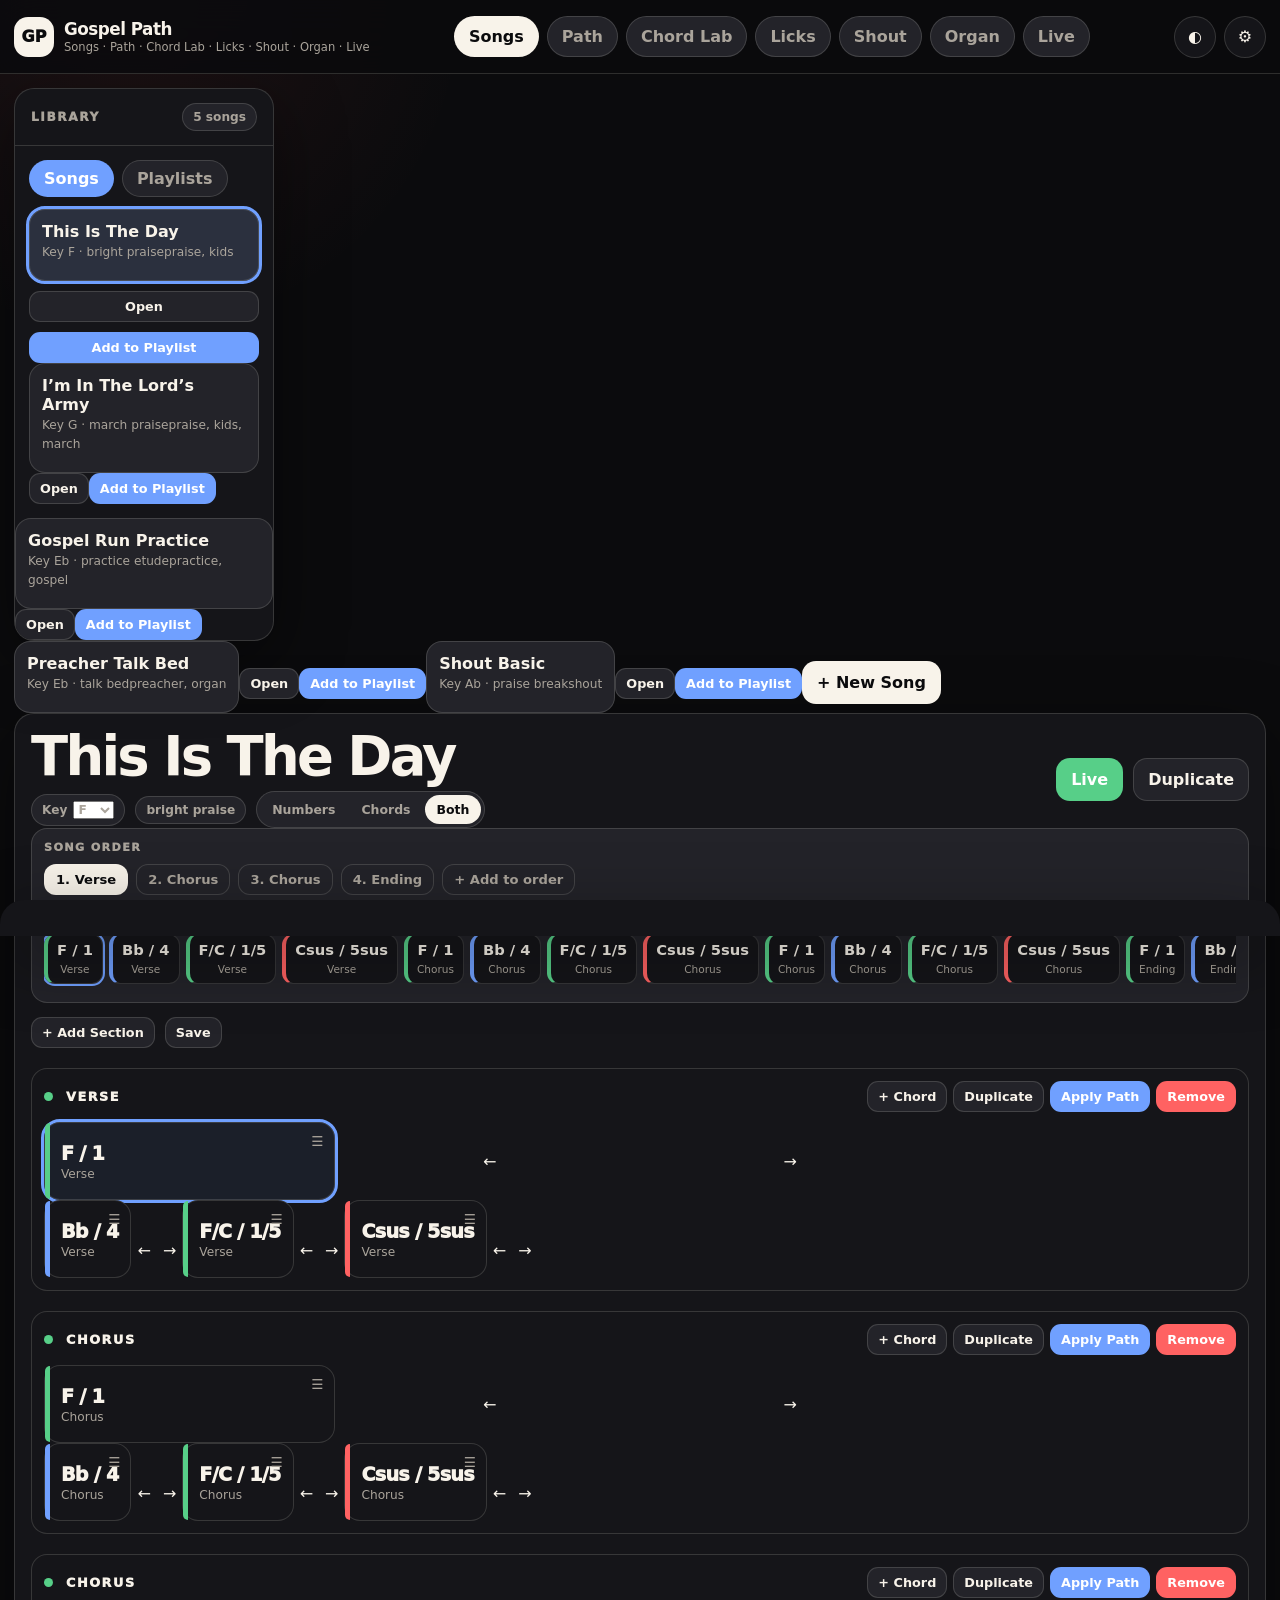
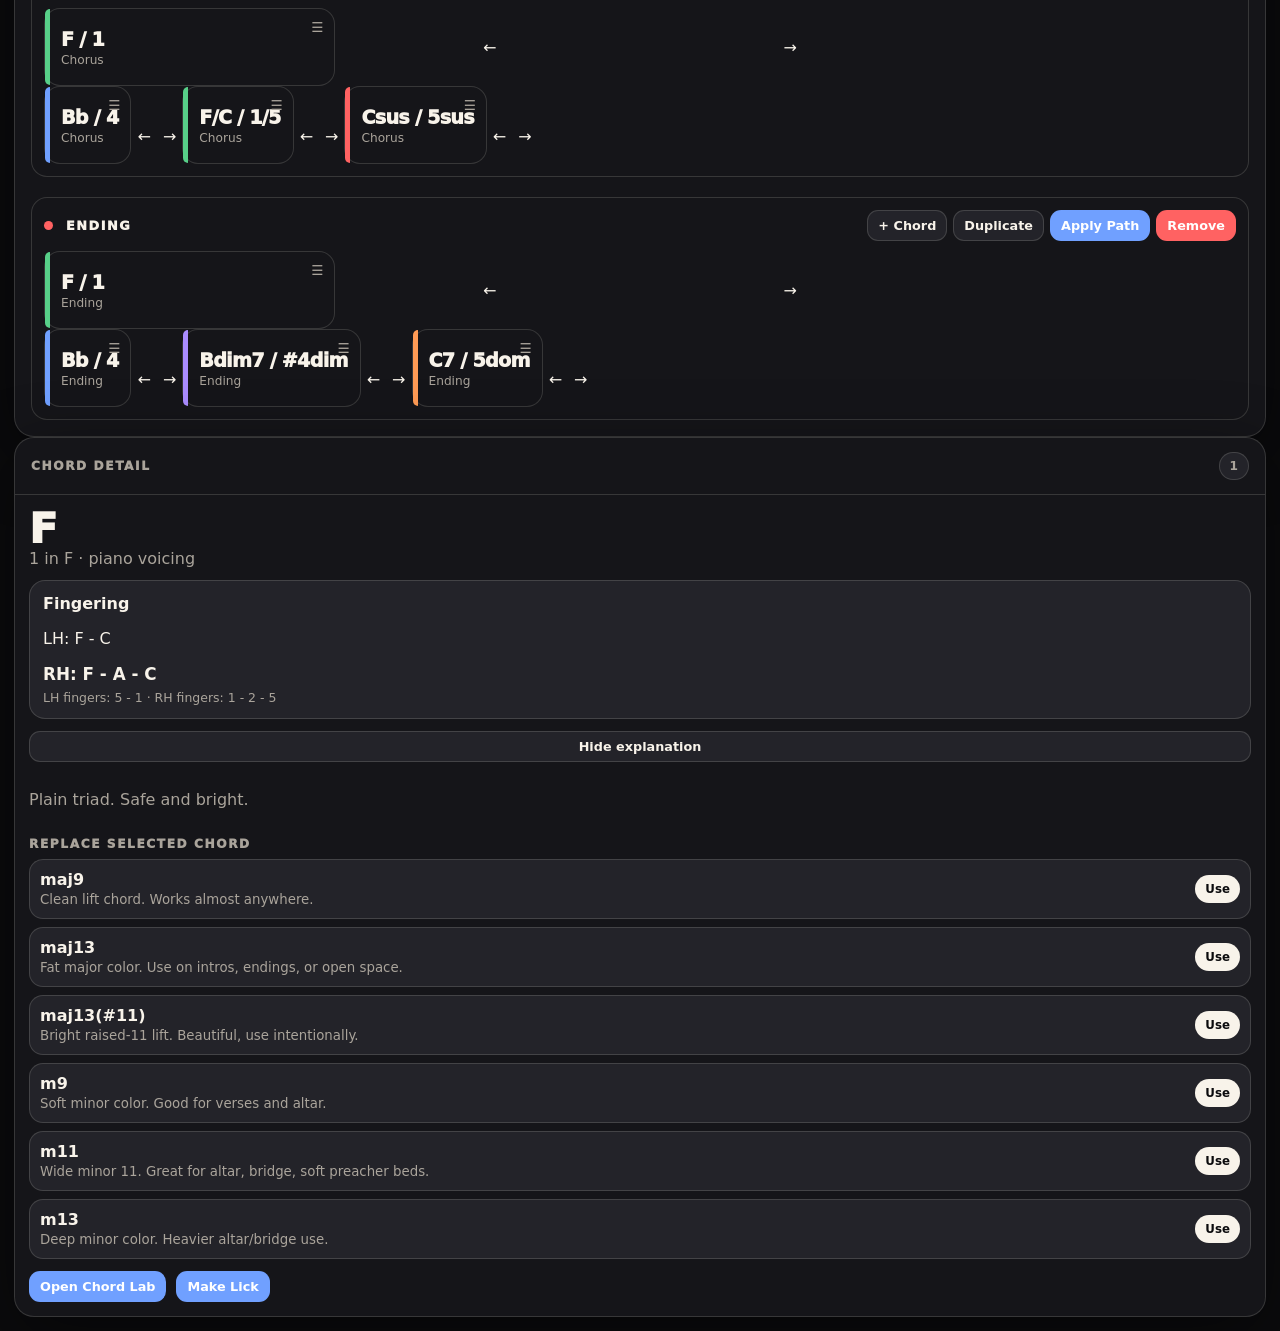
<file: index.html>
<!doctype html>
<html lang="en" data-theme="dark">
<head>
  <meta charset="utf-8" />
  <meta name="viewport" content="width=device-width, initial-scale=1, viewport-fit=cover" />
  <meta name="theme-color" content="#0b0b0d" />
  <meta name="apple-mobile-web-app-capable" content="yes" />
  <meta name="apple-mobile-web-app-status-bar-style" content="black-translucent" />
  <meta name="apple-mobile-web-app-title" content="Gospel Path" />
  <title>Gospel Path</title>
  <link rel="manifest" href="manifest.webmanifest" />
  <link rel="icon" href="icons/icon-192.png" />
  <link rel="apple-touch-icon" href="icons/icon-192.png" />
  <link rel="stylesheet" href="styles.css" />
</head>
<body>
<div class="app" id="app">
  <header class="topbar">
    <div class="brand">
      <div class="logo">GP</div>
      <div><h1 class="brand-title">Gospel Path</h1><p class="brand-sub">Songs · Path · Chord Lab · Licks · Shout · Organ · Live</p></div>
    </div>
    <nav class="tabs top-tabs" id="topTabs"></nav>
    <div class="top-actions">
      <button class="icon-btn" onclick="toggleTheme()" aria-label="Toggle theme">◐</button>
      <button class="icon-btn desktop-only" onclick="openSettings()" aria-label="Settings">⚙</button>
    </div>
  </header>

  <main class="page" id="page"></main>

  <nav class="bottom-nav" id="bottomNav"></nav>

  <section class="peek" id="peek" aria-label="Chord fingering peek"></section>

  <div class="sheet-backdrop" id="sheetBackdrop" onclick="closeSheet()"></div>
  <section class="sheet" id="sheet"></section>

  <div class="toast" id="toast"></div>
</div>
<script src="music-engine.js"></script>
<script src="app.js"></script>
<script>
  if ('serviceWorker' in navigator) {
    window.addEventListener('load', () => navigator.serviceWorker.register('./sw.js').catch(() => {}));
  }
</script>
</body>
</html>
</file>
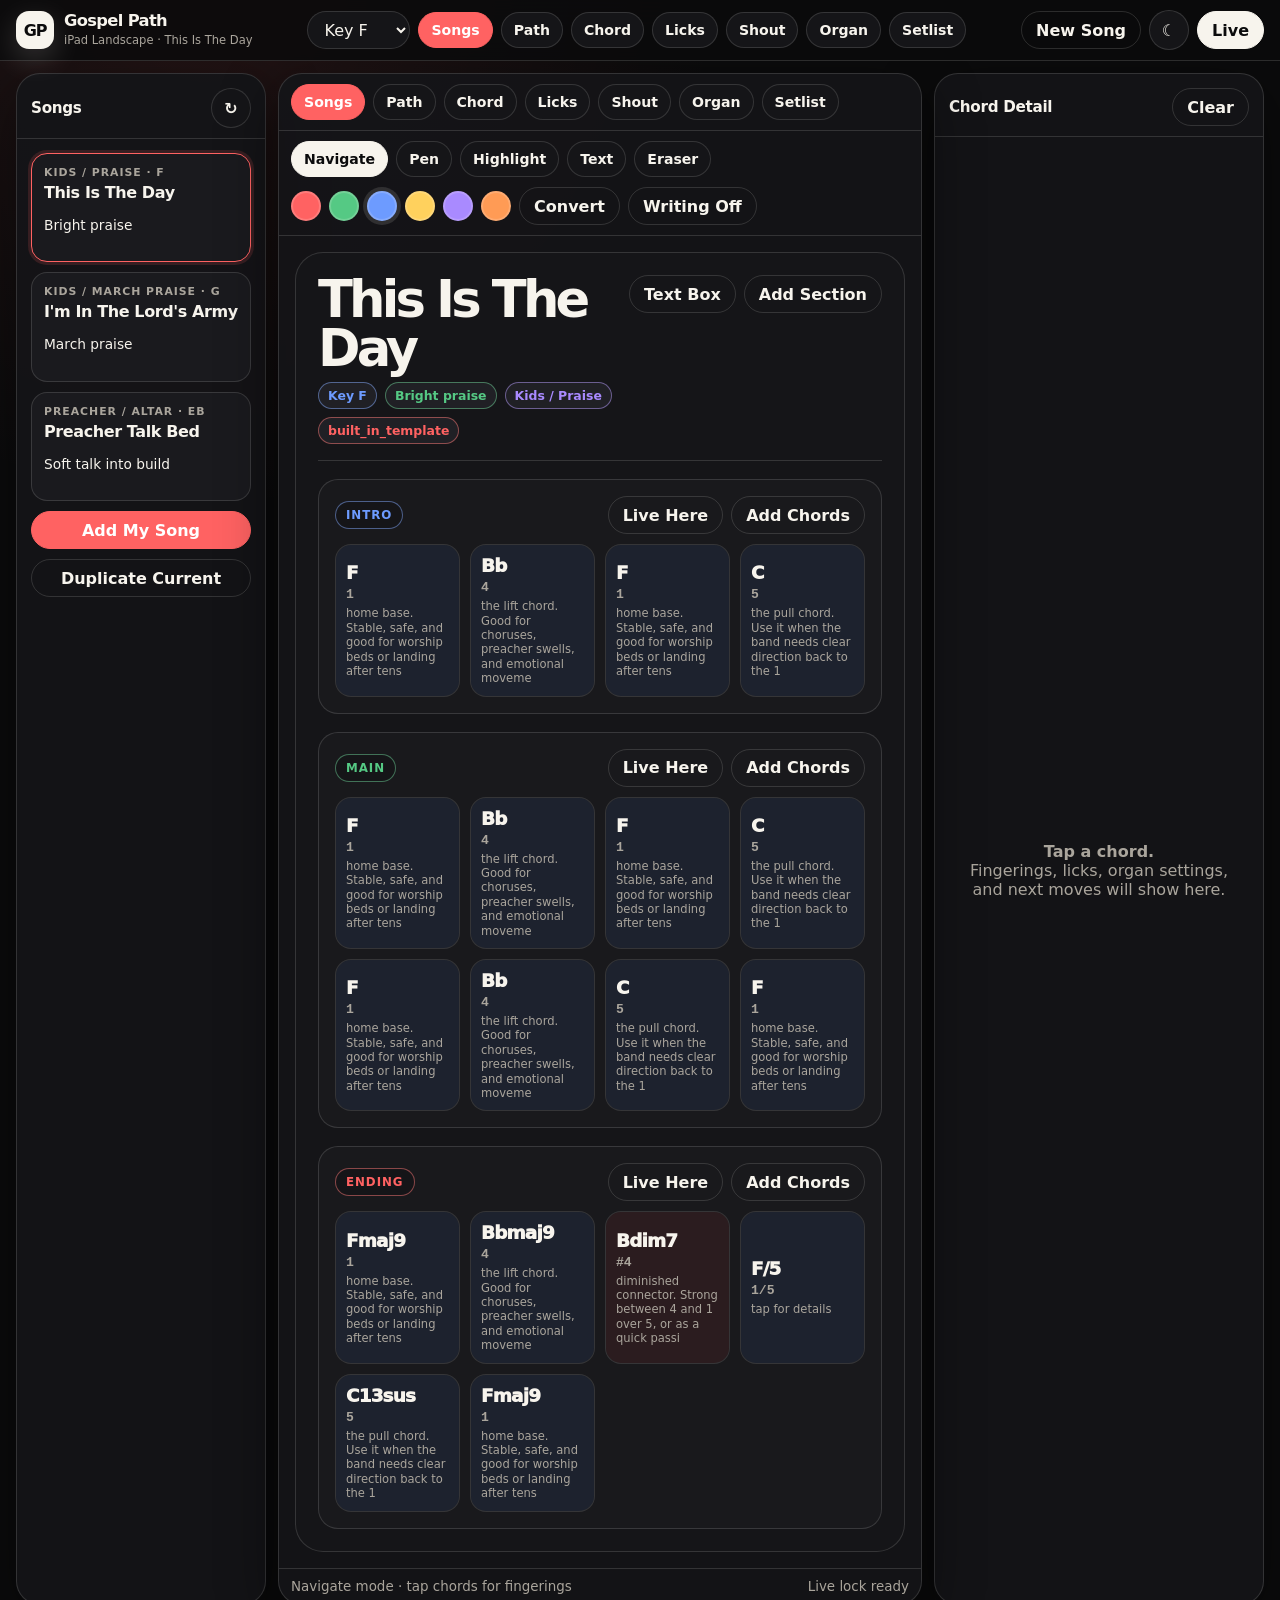
<file: gospel-path-v1/index.html>
<!doctype html>
<html lang="en">
  <head>
    <meta charset="UTF-8" />
    <meta name="viewport" content="width=device-width, initial-scale=1, viewport-fit=cover" />
    <meta name="theme-color" content="#0b0b0c" />
    <meta name="apple-mobile-web-app-capable" content="yes" />
    <meta name="apple-mobile-web-app-status-bar-style" content="black-translucent" />
    <meta name="apple-mobile-web-app-title" content="Gospel Path" />
    <title>Gospel Path V1</title>
    <link rel="manifest" href="./manifest.webmanifest" />
    <link rel="icon" href="./icon.svg" type="image/svg+xml" />
    <link rel="apple-touch-icon" href="./icon-maskable.svg" />
    <link rel="stylesheet" href="./styles.css" />
  </head>
  <body>
    <div id="app" class="app-shell"></div>
    <script src="./music-engine.js"></script>
    <script src="./app.js" defer></script>
  </body>
</html>
</file>
<file: styles.css>
:root{
  --bg:#f7f4ee; --paper:#fffdf8; --paper2:#ebe7de; --paper3:#dfd8cc; --ink:#111113; --muted:#6f6a62; --line:rgba(17,17,19,.14);
  --red:#d83a3a; --green:#28844e; --blue:#2f6fde; --yellow:#c79524; --purple:#7b50d8; --orange:#d36d27;
  --nav-h:76px; --top-h:74px; --safe-top:env(safe-area-inset-top,0px); --safe-bottom:env(safe-area-inset-bottom,0px);
  --radius:20px; --shadow:0 20px 70px rgba(0,0,0,.13);
  font-family:ui-sans-serif, system-ui, -apple-system, BlinkMacSystemFont, "Segoe UI", sans-serif;
}
html[data-theme="dark"]{
  --bg:#0b0b0d; --paper:#151519; --paper2:#232329; --paper3:#2f2f36; --ink:#f8f3ea; --muted:#aaa49b; --line:rgba(248,243,234,.15);
  --red:#ff6262; --green:#57cf88; --blue:#70a0ff; --yellow:#ffd15d; --purple:#aa8cff; --orange:#ff9b55;
  --shadow:0 20px 70px rgba(0,0,0,.46);
}
*{box-sizing:border-box}
html,body{margin:0;min-height:100%;background:var(--bg);color:var(--ink);-webkit-font-smoothing:antialiased;}
button,input,select,textarea{font:inherit;color:inherit}
button{border:0;background:none;cursor:pointer}
.app{min-height:100vh;background:radial-gradient(circle at 10% 0%, color-mix(in srgb, var(--red) 8%, transparent), transparent 340px), var(--bg);padding-bottom:var(--safe-bottom);}
.topbar{position:sticky;top:0;z-index:50;min-height:calc(var(--top-h) + var(--safe-top));padding:calc(10px + var(--safe-top)) 14px 10px;display:grid;grid-template-columns:auto 1fr auto;gap:12px;align-items:center;border-bottom:1px solid var(--line);background:color-mix(in srgb, var(--bg) 88%, transparent);backdrop-filter:blur(18px)}
.brand{display:flex;align-items:center;gap:10px;min-width:0}
.logo{width:40px;height:40px;border-radius:14px;background:var(--ink);color:var(--bg);display:grid;place-items:center;font-weight:950}
.brand-title{margin:0;font-size:1.05rem;letter-spacing:-.03em}
.brand-sub{margin:1px 0 0;font-size:.72rem;color:var(--muted);white-space:nowrap}
.tabs{display:flex;gap:8px;overflow:auto;justify-content:center;-webkit-overflow-scrolling:touch;scrollbar-width:none}
.tabs::-webkit-scrollbar{display:none}
.tab{padding:10px 14px;border-radius:999px;border:1px solid var(--line);background:var(--paper2);white-space:nowrap;font-weight:750;color:var(--muted)}
.tab.active{background:var(--ink);color:var(--bg);border-color:transparent}
.top-actions{display:flex;gap:8px}
.icon-btn{width:42px;height:42px;border-radius:999px;background:var(--paper);border:1px solid var(--line);display:grid;place-items:center;font-weight:900}
.btn{padding:11px 14px;border-radius:14px;border:1px solid var(--line);background:var(--paper2);font-weight:850;display:inline-flex;align-items:center;gap:8px;justify-content:center}
.btn.primary{background:var(--ink);color:var(--bg);border-color:transparent}
.btn.red{background:var(--red);color:#fff;border-color:transparent}
.btn.blue{background:var(--blue);color:#fff;border-color:transparent}
.btn.green{background:var(--green);color:#fff;border-color:transparent}
.btn.sm{padding:7px 10px;border-radius:11px;font-size:.8rem}
.btn[disabled]{opacity:.35;cursor:default}
.page{padding:14px;max-width:1560px;margin:0 auto}
.panel{background:var(--paper);border:1px solid var(--line);border-radius:var(--radius);box-shadow:var(--shadow);overflow:hidden}
.panel-head{padding:14px 16px;border-bottom:1px solid var(--line);display:flex;justify-content:space-between;gap:10px;align-items:center;flex-wrap:wrap}
.label{margin:0;text-transform:uppercase;font-size:.76rem;letter-spacing:.13em;color:var(--muted);font-weight:950}
.panel-body{padding:14px}
.muted{color:var(--muted)}
.grid{display:grid;gap:14px}
.two-col{display:grid;grid-template-columns:300px minmax(0,1fr);gap:14px}
.three-col{display:grid;grid-template-columns:260px minmax(0,1fr) 340px;gap:14px}
.field{display:grid;gap:6px}
.field label{font-size:.7rem;text-transform:uppercase;letter-spacing:.12em;color:var(--muted);font-weight:950}
.field input,.field select,.field textarea{width:100%;border:1px solid var(--line);border-radius:13px;background:var(--paper2);padding:11px}
.field textarea{min-height:80px;resize:vertical;font-family:inherit}
.row{display:flex;gap:10px;flex-wrap:wrap;align-items:center}
.spread{display:flex;justify-content:space-between;gap:12px;align-items:center;flex-wrap:wrap}
.pill{display:inline-flex;align-items:center;gap:6px;border-radius:999px;background:var(--paper2);border:1px solid var(--line);padding:6px 10px;font-size:.76rem;font-weight:800;color:var(--muted)}
.pill.click{cursor:pointer}
.pill.active{background:var(--ink);color:var(--bg);border-color:transparent}
.dot{width:9px;height:9px;border-radius:999px;background:var(--blue)}
.dot.red{background:var(--red)}.dot.green{background:var(--green)}.dot.yellow{background:var(--yellow)}.dot.purple{background:var(--purple)}.dot.orange{background:var(--orange)}.dot.blue{background:var(--blue)}
.seg{display:inline-flex;border:1px solid var(--line);border-radius:999px;padding:3px;background:var(--paper2);gap:2px}
.seg button{padding:7px 12px;border-radius:999px;font-size:.78rem;font-weight:850;color:var(--muted)}
.seg button.active{background:var(--ink);color:var(--bg)}
.subtabs{display:flex;gap:8px;margin-bottom:12px}
.subtab{padding:8px 14px;border-radius:999px;border:1px solid var(--line);background:var(--paper2);font-weight:850;color:var(--muted)}
.subtab.active{background:var(--blue);color:#fff;border-color:transparent}

/* Order strips */
.order-strip{display:flex;gap:8px;overflow-x:auto;padding:4px 0;-webkit-overflow-scrolling:touch}
.order-strip::-webkit-scrollbar{display:none}
.order-chip{flex:none;border:1px solid var(--line);background:var(--paper2);border-radius:12px;padding:7px 11px;font-weight:850;font-size:.82rem;color:var(--muted);white-space:nowrap}
.order-chip.active{background:var(--ink);color:var(--bg);border-color:transparent}
.chord-order-strip{display:flex;gap:6px;overflow-x:auto;padding:6px 0}
.chord-order-strip::-webkit-scrollbar{display:none}
.co-chip{flex:none;border-radius:11px;border:1px solid var(--line);background:var(--paper);padding:6px 9px;text-align:center;min-width:54px;border-left:4px solid var(--blue)}
.co-chip.green{border-left-color:var(--green)}.co-chip.red{border-left-color:var(--red)}.co-chip.yellow{border-left-color:var(--yellow)}.co-chip.purple{border-left-color:var(--purple)}.co-chip.orange{border-left-color:var(--orange)}
.co-chip.selected{outline:2px solid var(--blue)}
.co-chip b{display:block;font-size:.92rem}
.co-chip small{color:var(--muted);font-size:.66rem}
.song-header-block{border:1px solid var(--line);background:var(--paper2);border-radius:16px;padding:12px;margin-bottom:14px}
.song-header-block h4{margin:0 0 6px;font-size:.7rem;text-transform:uppercase;letter-spacing:.12em;color:var(--muted);font-weight:950}

/* Songs */
.song-list{display:grid;gap:10px}
.song-card{border:1px solid var(--line);border-radius:16px;background:var(--paper2);padding:12px;text-align:left}
.song-card.active{outline:3px solid var(--blue);background:color-mix(in srgb, var(--blue) 10%, var(--paper2))}
.song-card strong{display:block;font-size:1rem}
.song-card span{font-size:.76rem;color:var(--muted)}
.song-card .cardbtns{display:flex;gap:6px;margin-top:8px}
.chart-card{padding:16px}
.chart-title{font-size:clamp(1.9rem,4.6vw,3.4rem);line-height:.98;letter-spacing:-.05em;margin:0}
.section{margin-top:20px;border:1px solid var(--line);border-radius:16px;padding:12px;background:var(--paper)}
.section-head{display:flex;justify-content:space-between;align-items:center;gap:10px;margin-bottom:10px;flex-wrap:wrap}
.section-title{display:flex;gap:8px;align-items:center;margin:0;font-size:.8rem;text-transform:uppercase;letter-spacing:.12em;font-weight:950}
.section-title input{background:none;border:1px solid transparent;border-radius:8px;padding:2px 4px;font-weight:950;text-transform:uppercase;letter-spacing:.12em;font-size:.8rem;color:var(--ink);width:140px}
.section-title input:focus{border-color:var(--line);background:var(--paper2)}
.chord-grid{display:grid;grid-template-columns:repeat(4,minmax(0,1fr));gap:10px}
.chord{position:relative;min-height:78px;border-radius:16px;border:1px solid var(--line);background:var(--paper);padding:12px 12px 12px 16px;text-align:left;touch-action:manipulation}
.chord.selected{outline:3px solid var(--blue);background:color-mix(in srgb, var(--blue) 7%, var(--paper))}
.chord.dragging{opacity:.35}
.chord.over{outline:3px dashed var(--yellow)}
.chord .sym{font-size:1.2rem;font-weight:950;letter-spacing:-.04em}
.chord .num{margin-top:2px;font-size:.76rem;color:var(--muted)}
.chord::before{content:"";position:absolute;inset:0 auto 0 0;width:5px;border-radius:16px 0 0 16px;background:var(--blue)}
.chord.green::before{background:var(--green)}.chord.red::before{background:var(--red)}.chord.yellow::before{background:var(--yellow)}.chord.purple::before{background:var(--purple)}.chord.orange::before{background:var(--orange)}
.chord .handle{position:absolute;right:6px;top:6px;color:var(--muted);font-size:.85rem;cursor:grab;padding:4px}
.chord .movebtns{position:absolute;right:4px;bottom:4px;display:flex;gap:2px}
.chord .movebtns button{font-size:.65rem;padding:3px 5px;border-radius:6px;background:var(--paper2);color:var(--muted)}
.note-card{border:2px solid var(--yellow);background:color-mix(in srgb, var(--yellow) 14%, var(--paper));border-radius:16px;padding:11px;max-width:520px;margin-top:14px;font-weight:800;font-size:.86rem}
.hideable.is-hidden{display:none!important}
.section-toolbar{display:flex;gap:6px;flex-wrap:wrap}

/* Inspector / Peek shared */
.inspector{display:grid;gap:12px}
.big-chord{font-size:2.6rem;line-height:.95;font-weight:950;letter-spacing:-.06em}
.voicing{border:1px solid var(--line);border-radius:16px;background:var(--paper2);padding:13px}
.voicing strong{font-size:1.05rem;display:block;margin-top:4px}
.voicing .fg{margin-top:6px;font-size:.78rem;color:var(--muted)}
.option-list{display:grid;gap:8px}
.option{display:grid;grid-template-columns:1fr auto;gap:10px;align-items:center;border:1px solid var(--line);background:var(--paper2);border-radius:14px;padding:10px;text-align:left}
.option b{display:block}
.option small{color:var(--muted)}
.use{background:var(--ink);color:var(--bg);border-radius:999px;padding:7px 10px;font-size:.74rem;font-weight:900}

/* Page specific */
.builder-grid{display:grid;grid-template-columns:repeat(6,minmax(0,1fr));gap:10px}
.result-list{display:grid;gap:12px}
.route-card{border:1px solid var(--line);background:var(--paper);border-radius:18px;padding:13px}
.chord-line{display:flex;gap:8px;flex-wrap:wrap;margin:10px 0}
.token{border-radius:999px;background:var(--paper2);border:1px solid var(--line);padding:8px 10px;font-weight:900;font-size:.86rem}
.token.red{border-color:color-mix(in srgb, var(--red) 55%, var(--line));color:var(--red)}
.token.blue{border-color:color-mix(in srgb, var(--blue) 55%, var(--line));color:var(--blue)}
.token.green{border-color:color-mix(in srgb, var(--green) 55%, var(--line));color:var(--green)}
.token.purple{border-color:color-mix(in srgb, var(--purple) 55%, var(--line));color:var(--purple)}
.token.orange{border-color:color-mix(in srgb, var(--orange) 55%, var(--line));color:var(--orange)}
.route-actions{display:flex;gap:6px;flex-wrap:wrap;margin-top:8px}
.fat-palette{display:grid;grid-template-columns:repeat(4,minmax(0,1fr));gap:10px}
.fat{border:1px solid var(--line);background:var(--paper2);border-radius:16px;padding:13px;text-align:left;min-height:78px}
.fat b{font-size:1.1rem;display:block}
.fat small{color:var(--muted)}
.degree-row{display:flex;gap:8px;flex-wrap:wrap}
.degree-btn{border:1px solid var(--line);background:var(--paper2);border-radius:12px;padding:9px 13px;font-weight:900}
.degree-btn.active{background:var(--purple);color:#fff;border-color:transparent}
.lick-notes{font-size:1.15rem;font-weight:950;letter-spacing:.02em;line-height:1.5;width:100%;border:1px solid var(--line);background:var(--paper2);border-radius:12px;padding:10px}
.preset-grid{display:grid;grid-template-columns:repeat(3,minmax(0,1fr));gap:12px}
.preset{border:1px solid var(--line);border-radius:18px;background:var(--paper);padding:13px}
.shout-grid{display:grid;grid-template-columns:repeat(2,minmax(0,1fr));gap:12px}
.drawbars-h{display:flex;flex-direction:column;gap:6px;border:1px solid var(--line);border-radius:14px;background:var(--paper2);padding:10px}
.drawbars-h .bar{display:grid;grid-template-columns:50px 1fr 30px;align-items:center;gap:8px;font-size:.74rem}
.drawbars-v{display:none}
.live-page{min-height:calc(100vh - var(--top-h) - 40px);display:grid;place-items:center}
.live-card{width:min(960px,100%);border-radius:28px;background:var(--paper);border:1px solid var(--line);box-shadow:var(--shadow);padding:clamp(16px,4vw,38px)}
.live-title{font-size:clamp(2rem,6vw,4.6rem);letter-spacing:-.07em;line-height:.9;margin:0}
.live-section{font-size:.95rem;letter-spacing:.16em;text-transform:uppercase;color:var(--muted);font-weight:950;margin:20px 0 10px}
.live-grid{display:grid;grid-template-columns:repeat(4,1fr);gap:12px}
.live-chord{border-radius:20px;border:1px solid var(--line);background:var(--paper2);padding:18px;text-align:center;border-top:5px solid var(--blue)}
.live-chord.green{border-top-color:var(--green)}.live-chord.red{border-top-color:var(--red)}.live-chord.yellow{border-top-color:var(--yellow)}.live-chord.purple{border-top-color:var(--purple)}.live-chord.orange{border-top-color:var(--orange)}
.live-chord b{font-size:clamp(1.4rem,4.4vw,2.8rem);display:block;letter-spacing:-.05em}
.live-chord span{color:var(--muted)}
.live-controls{display:grid;grid-template-columns:repeat(4,1fr);gap:8px;margin-top:20px}
.playlist-list{display:grid;gap:10px}
.playlist-card{border:1px solid var(--line);border-radius:16px;background:var(--paper2);padding:12px}
.playlist-item{display:flex;justify-content:space-between;align-items:center;gap:8px;border:1px solid var(--line);background:var(--paper);border-radius:12px;padding:9px 11px;margin-top:7px}
.playlist-item .pl-btns{display:flex;gap:4px}
.playlist-item .pl-btns button{font-size:.7rem;padding:5px 8px;border-radius:8px;background:var(--paper2)}
.settings-sheet-body{display:grid;gap:12px}

/* Mobile */
.bottom-nav{display:none}
.peek{display:none}
.toast{position:fixed;z-index:100;left:50%;bottom:calc(90px + var(--safe-bottom));transform:translateX(-50%);background:var(--ink);color:var(--bg);border-radius:999px;padding:10px 14px;font-weight:850;box-shadow:var(--shadow);opacity:0;pointer-events:none;transition:.2s;max-width:88vw;text-align:center}
.toast.show{opacity:1;transform:translateX(-50%) translateY(-4px)}
.sheet-backdrop{position:fixed;inset:0;background:rgba(0,0,0,.5);z-index:80;display:none}
.sheet-backdrop.show{display:block}
.sheet{position:fixed;left:0;right:0;bottom:0;z-index:81;background:var(--paper);border-radius:24px 24px 0 0;padding:16px 16px calc(20px + var(--safe-bottom));max-height:80vh;overflow:auto;transform:translateY(100%);transition:.22s;box-shadow:var(--shadow)}
.sheet.show{transform:translateY(0)}
@media (max-width:980px){.three-col{grid-template-columns:minmax(0,1fr)}.desktop-inspector{display:none}.two-col{grid-template-columns:1fr}.builder-grid{grid-template-columns:repeat(3,minmax(0,1fr))}.fat-palette{grid-template-columns:repeat(2,minmax(0,1fr))}.preset-grid{grid-template-columns:repeat(2,minmax(0,1fr))}}
@media (min-width:761px){.drawbars-h{display:none}.drawbars-v{display:flex;align-items:end;height:130px;gap:6px;border:1px solid var(--line);border-radius:16px;background:var(--paper2);padding:12px}.drawbars-v i{flex:1;border-radius:999px 999px 4px 4px;background:var(--ink);min-height:6%}}
@media (max-width:760px){
  :root{--top-h:64px;--nav-h:74px}
  .topbar{grid-template-columns:1fr auto}
  .tabs.top-tabs{display:none}
  .brand-sub{display:none}
  .page{padding:10px 10px calc(var(--nav-h) + 22px + var(--safe-bottom))}
  .panel{border-radius:18px}
  .panel-body{padding:12px}
  .chart-card{padding:12px}
  .chart-title{font-size:1.7rem}
  .chord-grid{grid-template-columns:repeat(2,minmax(0,1fr));gap:9px}
  .chord{min-height:72px;padding:10px 10px 10px 14px}
  .chord .sym{font-size:1.05rem}
  .builder-grid{grid-template-columns:1fr 1fr}
  .builder-grid .span{grid-column:1/-1}
  .fat-palette{grid-template-columns:1fr 1fr}
  .shout-grid,.preset-grid{grid-template-columns:1fr}
  .live-grid{grid-template-columns:repeat(2,1fr)}
  .live-controls{grid-template-columns:1fr 1fr}
  .bottom-nav{display:grid;grid-template-columns:repeat(6,1fr);position:fixed;left:0;right:0;bottom:0;z-index:65;padding:8px 6px calc(8px + var(--safe-bottom));border-top:1px solid var(--line);background:color-mix(in srgb, var(--bg) 92%, transparent);backdrop-filter:blur(18px)}
  .bottom-nav button{padding:9px 2px;border-radius:14px;color:var(--muted);font-weight:850;font-size:.74rem}
  .bottom-nav button.active{background:var(--ink);color:var(--bg)}
  .peek{display:block;position:fixed;left:10px;right:10px;bottom:calc(var(--nav-h) + 10px + var(--safe-bottom));z-index:62;background:var(--paper);border:1px solid var(--line);border-radius:20px;box-shadow:var(--shadow);padding:12px;transform:translateY(130%);transition:.22s}
  .peek.show{transform:translateY(0)}
  .peek-head{display:flex;justify-content:space-between;gap:10px}
  .peek-title{font-size:1.4rem;font-weight:950;letter-spacing:-.05em}
  .peek-close{width:34px;height:34px;border-radius:999px;background:var(--paper2);border:1px solid var(--line);font-size:1.1rem}
  .peek .voicing{padding:10px;margin-top:8px}
  .peek p{margin:8px 0 0;color:var(--muted);line-height:1.3}
  .desktop-only{display:none!important}
}


/* V3.1 hardening */
html,body{overscroll-behavior:none}
.chord,.song-card,.route-card,.fat,.option,.live-chord{user-select:none;-webkit-user-select:none}
.chord .handle{touch-action:none}
.route-safe{border-left:5px solid var(--green)}
.route-churchy{border-left:5px solid var(--blue)}
.route-crunchy,.route-shed{border-left:5px solid var(--red)}
.apply-grid{display:grid;gap:8px}
.picker-row{display:grid;grid-template-columns:1fr 1fr;gap:8px;margin:10px 0}
@media (min-width:981px){.three-col{align-items:start}.desktop-inspector{position:sticky;top:calc(var(--top-h) + 16px)}}
@media (max-width:760px){.peek{max-height:38vh;overflow:auto}.sheet{padding-bottom:calc(var(--nav-h) + var(--safe-bottom) + 18px)}.picker-row{grid-template-columns:1fr}.live-card{padding:16px}.live-controls{grid-template-columns:1fr 1fr}.route-card{padding:12px}.panel-head{padding:12px}.song-header-block{padding:10px}.field input,.field select,.field textarea{font-size:16px}}
</file>
<file: gospel-path-v1/styles.css>
:root {
  --font-sans: Inter, ui-sans-serif, system-ui, -apple-system, BlinkMacSystemFont, "Segoe UI", sans-serif;
  --font-mono: "SFMono-Regular", Consolas, "Liberation Mono", Menlo, monospace;
  --bg: #f7f4ed;
  --bg-elevated: #ffffff;
  --bg-soft: #ebe7dc;
  --ink: #111113;
  --ink-soft: #424244;
  --ink-muted: #737373;
  --line: rgba(17, 17, 19, 0.14);
  --line-strong: rgba(17, 17, 19, 0.26);
  --shadow: 0 18px 60px rgba(0, 0, 0, 0.12);
  --red: #d93636;
  --green: #25824a;
  --blue: #2767d7;
  --yellow: #d19b19;
  --purple: #7b4ad8;
  --orange: #d66b22;
  --accent: var(--red);
  --radius-sm: 10px;
  --radius: 16px;
  --radius-lg: 24px;
  --safe-top: env(safe-area-inset-top, 0px);
  --safe-bottom: env(safe-area-inset-bottom, 0px);
}

[data-theme="dark"] {
  --bg: #0b0b0c;
  --bg-elevated: #151518;
  --bg-soft: #202025;
  --ink: #f7f4ed;
  --ink-soft: #d8d4c9;
  --ink-muted: #aaa59c;
  --line: rgba(247, 244, 237, 0.14);
  --line-strong: rgba(247, 244, 237, 0.26);
  --shadow: 0 18px 60px rgba(0, 0, 0, 0.46);
  --red: #ff6262;
  --green: #55c984;
  --blue: #6d9bff;
  --yellow: #ffd15d;
  --purple: #a98aff;
  --orange: #ff9b55;
}

* {
  box-sizing: border-box;
}

html,
body {
  min-height: 100%;
  margin: 0;
  background: var(--bg);
  color: var(--ink);
  font-family: var(--font-sans);
  -webkit-font-smoothing: antialiased;
  text-rendering: optimizeLegibility;
}

button,
input,
select,
textarea {
  font: inherit;
}

button {
  color: inherit;
}

.app-shell {
  min-height: 100dvh;
  background:
    radial-gradient(circle at 16% 0%, color-mix(in srgb, var(--accent) 10%, transparent), transparent 32rem),
    var(--bg);
}

.app {
  min-height: 100dvh;
  display: grid;
  grid-template-rows: auto 1fr;
}

.topbar {
  position: sticky;
  top: 0;
  z-index: 30;
  padding: calc(10px + var(--safe-top)) 16px 10px;
  display: grid;
  grid-template-columns: auto 1fr auto;
  gap: 12px;
  align-items: center;
  background: color-mix(in srgb, var(--bg) 86%, transparent);
  backdrop-filter: blur(20px);
  border-bottom: 1px solid var(--line);
}

.brand {
  display: flex;
  align-items: center;
  gap: 10px;
  min-width: 0;
}

.logo-mark {
  width: 38px;
  height: 38px;
  border-radius: 13px;
  display: grid;
  place-items: center;
  background: var(--ink);
  color: var(--bg);
  font-weight: 900;
  letter-spacing: -0.08em;
  box-shadow: 0 10px 30px color-mix(in srgb, var(--ink) 18%, transparent);
}

.brand-title {
  font-weight: 850;
  letter-spacing: -0.04em;
  line-height: 1;
  font-size: 1.02rem;
}

.brand-subtitle {
  color: var(--ink-muted);
  font-size: 0.72rem;
  margin-top: 4px;
  white-space: nowrap;
}

.topbar-center {
  display: flex;
  align-items: center;
  gap: 8px;
  justify-content: center;
  min-width: 0;
}

.topbar-actions {
  display: flex;
  align-items: center;
  gap: 8px;
  justify-content: flex-end;
}

.control,
.select-control,
.input-control,
textarea.input-control {
  border: 1px solid var(--line);
  background: var(--bg-elevated);
  color: var(--ink);
  border-radius: 999px;
  min-height: 38px;
  padding: 0 12px;
  outline: none;
}

.input-control,
textarea.input-control {
  border-radius: var(--radius-sm);
  width: 100%;
}

textarea.input-control {
  padding: 12px;
  resize: vertical;
  min-height: 88px;
}

.select-control:focus,
.input-control:focus,
textarea.input-control:focus {
  border-color: color-mix(in srgb, var(--accent) 74%, var(--line));
  box-shadow: 0 0 0 4px color-mix(in srgb, var(--accent) 14%, transparent);
}

.btn,
.icon-btn,
.chip,
.tab-btn,
.tool-btn,
.chord-pill,
.color-dot {
  border: 1px solid var(--line);
  background: var(--bg-elevated);
  color: var(--ink);
  cursor: pointer;
  transition: transform 120ms ease, border-color 120ms ease, background 120ms ease;
  -webkit-tap-highlight-color: transparent;
}

.btn:active,
.icon-btn:active,
.chip:active,
.tab-btn:active,
.tool-btn:active,
.chord-pill:active,
.color-dot:active {
  transform: scale(0.98);
}

.btn {
  border-radius: 999px;
  min-height: 38px;
  padding: 0 14px;
  font-weight: 750;
  display: inline-flex;
  align-items: center;
  justify-content: center;
  gap: 8px;
  white-space: nowrap;
}

.btn.primary {
  background: var(--ink);
  color: var(--bg);
  border-color: var(--ink);
}

.btn.accent {
  background: var(--accent);
  color: #fff;
  border-color: var(--accent);
}

.btn.ghost {
  background: transparent;
}

.btn.danger {
  background: color-mix(in srgb, var(--red) 14%, var(--bg-elevated));
  border-color: color-mix(in srgb, var(--red) 40%, var(--line));
  color: var(--red);
}

.icon-btn {
  width: 40px;
  height: 40px;
  border-radius: 999px;
  display: grid;
  place-items: center;
  font-weight: 850;
}

.pill-row,
.tab-row,
.tool-row,
.color-row {
  display: flex;
  align-items: center;
  gap: 8px;
  flex-wrap: wrap;
}

.chip,
.tab-btn,
.tool-btn {
  border-radius: 999px;
  min-height: 36px;
  padding: 0 12px;
  font-weight: 750;
  font-size: 0.88rem;
}

.chip.active,
.tab-btn.active,
.tool-btn.active {
  background: var(--ink);
  color: var(--bg);
  border-color: var(--ink);
}

.tab-btn.accented.active,
.chip.accented.active {
  background: var(--accent);
  color: #fff;
  border-color: var(--accent);
}

.color-dot {
  width: 30px;
  height: 30px;
  border-radius: 999px;
  border: 2px solid color-mix(in srgb, var(--ink) 18%, transparent);
}

.color-dot.active {
  box-shadow: 0 0 0 4px color-mix(in srgb, var(--ink) 12%, transparent);
}

.layout {
  min-height: 0;
  display: grid;
  gap: 12px;
  padding: 12px 16px calc(16px + var(--safe-bottom));
}

.workbench-landscape {
  grid-template-columns: 250px minmax(0, 1fr) 330px;
  grid-template-rows: minmax(0, 1fr);
}

.workbench-portrait {
  grid-template-columns: minmax(0, 1fr);
  grid-template-rows: auto minmax(0, 1fr) auto;
}

.mobile-layout {
  grid-template-columns: minmax(0, 1fr);
  grid-template-rows: minmax(0, 1fr) auto;
  padding-inline: 12px;
}

.panel,
.canvas-panel,
.detail-panel,
.bottom-nav,
.live-panel,
.modal-card,
.toast {
  background: color-mix(in srgb, var(--bg-elevated) 94%, transparent);
  border: 1px solid var(--line);
  border-radius: var(--radius-lg);
  box-shadow: var(--shadow);
}

.panel {
  min-height: 0;
  overflow: hidden;
}

.panel-header {
  padding: 14px 14px 10px;
  border-bottom: 1px solid var(--line);
  display: flex;
  align-items: center;
  justify-content: space-between;
  gap: 10px;
}

.panel-title {
  margin: 0;
  font-size: 0.95rem;
  letter-spacing: -0.02em;
}

.panel-body {
  padding: 14px;
  overflow: auto;
  max-height: 100%;
}

.library-list,
.song-list,
.card-list {
  display: grid;
  gap: 10px;
}

.mini-card,
.song-card,
.result-card,
.info-card {
  border: 1px solid var(--line);
  background: color-mix(in srgb, var(--bg-soft) 45%, var(--bg-elevated));
  border-radius: var(--radius);
  padding: 12px;
}

.song-card {
  cursor: pointer;
}

.song-card.active,
.mini-card.active {
  border-color: var(--accent);
  box-shadow: 0 0 0 3px color-mix(in srgb, var(--accent) 15%, transparent);
}

.card-kicker,
.field-label,
.muted,
.meta {
  color: var(--ink-muted);
}

.card-kicker,
.field-label {
  text-transform: uppercase;
  letter-spacing: 0.09em;
  font-size: 0.68rem;
  font-weight: 850;
}

.card-title {
  margin: 4px 0 6px;
  font-size: 1rem;
  letter-spacing: -0.025em;
}

.card-text,
.meta {
  font-size: 0.86rem;
  line-height: 1.45;
}

.canvas-panel {
  min-height: 0;
  position: relative;
  display: grid;
  grid-template-rows: auto auto minmax(0, 1fr) auto;
  overflow: hidden;
}

.mode-strip {
  padding: 10px 12px;
  border-bottom: 1px solid var(--line);
  display: flex;
  gap: 8px;
  overflow-x: auto;
}

.mode-strip::-webkit-scrollbar {
  display: none;
}

.canvas-toolbar {
  padding: 10px 12px;
  border-bottom: 1px solid var(--line);
  display: flex;
  align-items: center;
  justify-content: space-between;
  gap: 10px;
  flex-wrap: wrap;
}

.chart-wrap {
  position: relative;
  min-height: 0;
  overflow: auto;
  padding: 16px;
  touch-action: pan-x pan-y;
}

.chart-wrap.write-mode {
  touch-action: none;
}

.chart-page {
  position: relative;
  min-height: 680px;
  width: min(100%, 980px);
  margin: 0 auto;
  padding: 22px;
  border-radius: 28px;
  border: 1px solid var(--line);
  background: var(--bg-elevated);
  overflow: hidden;
}

.chart-canvas {
  position: absolute;
  inset: 0;
  width: 100%;
  height: 100%;
  z-index: 4;
  pointer-events: none;
}

.chart-canvas.active {
  pointer-events: auto;
}

.chart-content {
  position: relative;
  z-index: 2;
  display: grid;
  gap: 18px;
}

.song-hero {
  display: grid;
  grid-template-columns: 1fr auto;
  gap: 16px;
  align-items: start;
  border-bottom: 1px solid var(--line);
  padding-bottom: 16px;
}

.song-title {
  font-size: clamp(1.6rem, 4vw, 3.6rem);
  line-height: 0.95;
  margin: 0;
  letter-spacing: -0.075em;
}

.song-meta-row {
  display: flex;
  flex-wrap: wrap;
  gap: 8px;
  margin-top: 10px;
}

.badge {
  display: inline-flex;
  align-items: center;
  border-radius: 999px;
  border: 1px solid var(--line);
  padding: 5px 9px;
  font-size: 0.78rem;
  font-weight: 800;
  background: var(--bg-soft);
}

.badge.red,
.section-label.red {
  color: var(--red);
  border-color: color-mix(in srgb, var(--red) 42%, var(--line));
}

.badge.green,
.section-label.green {
  color: var(--green);
  border-color: color-mix(in srgb, var(--green) 42%, var(--line));
}

.badge.blue,
.section-label.blue {
  color: var(--blue);
  border-color: color-mix(in srgb, var(--blue) 42%, var(--line));
}

.badge.purple,
.section-label.purple {
  color: var(--purple);
  border-color: color-mix(in srgb, var(--purple) 42%, var(--line));
}

.section-card {
  display: grid;
  gap: 10px;
  padding: 16px;
  border-radius: 20px;
  border: 1px solid var(--line);
  background: color-mix(in srgb, var(--bg-soft) 42%, transparent);
}

.section-head {
  display: flex;
  align-items: center;
  justify-content: space-between;
  gap: 10px;
}

.section-label {
  display: inline-flex;
  align-items: center;
  border-radius: 999px;
  border: 1px solid var(--line);
  padding: 6px 10px;
  font-weight: 900;
  letter-spacing: 0.08em;
  text-transform: uppercase;
  font-size: 0.74rem;
  background: var(--bg-elevated);
}

.chord-grid {
  display: grid;
  grid-template-columns: repeat(4, minmax(94px, 1fr));
  gap: 10px;
}

.chord-pill {
  min-height: 76px;
  border-radius: 16px;
  padding: 10px;
  display: grid;
  align-content: center;
  gap: 4px;
  text-align: left;
  position: relative;
  overflow: hidden;
}

.chord-pill::before {
  content: "";
  position: absolute;
  inset: 0;
  background: color-mix(in srgb, var(--chord-color, var(--accent)) 12%, transparent);
  opacity: 0.8;
}

.chord-pill > * {
  position: relative;
}

.chord-pill.selected {
  border-color: var(--chord-color, var(--accent));
  box-shadow: inset 0 0 0 2px color-mix(in srgb, var(--chord-color, var(--accent)) 50%, transparent);
}

.chord-symbol {
  font-size: 1.15rem;
  font-weight: 950;
  letter-spacing: -0.045em;
}

.chord-number {
  color: var(--ink-muted);
  font-weight: 850;
  font-family: var(--font-mono);
  font-size: 0.82rem;
}

.chord-use {
  color: var(--ink-muted);
  font-size: 0.72rem;
  line-height: 1.25;
}

.detail-panel {
  min-height: 0;
  overflow: hidden;
  display: grid;
  grid-template-rows: auto minmax(0, 1fr);
}

.detail-empty {
  height: 100%;
  display: grid;
  place-items: center;
  color: var(--ink-muted);
  text-align: center;
  padding: 24px;
}

.chord-detail {
  padding: 14px;
  overflow: auto;
  display: grid;
  gap: 14px;
}

.chord-detail-title {
  display: grid;
  gap: 6px;
}

.big-chord {
  font-size: clamp(2.2rem, 7vw, 4.6rem);
  line-height: 0.9;
  letter-spacing: -0.08em;
  margin: 0;
}

.detail-grid {
  display: grid;
  gap: 10px;
}

.voicing-card {
  border: 1px solid var(--line);
  border-radius: var(--radius);
  background: var(--bg-soft);
  padding: 12px;
  display: grid;
  gap: 8px;
}

.notes-line {
  font-family: var(--font-mono);
  font-weight: 850;
  font-size: 0.95rem;
  word-break: break-word;
}

.form-grid {
  display: grid;
  grid-template-columns: repeat(2, minmax(0, 1fr));
  gap: 10px;
}

.form-grid.three {
  grid-template-columns: repeat(3, minmax(0, 1fr));
}

.field {
  display: grid;
  gap: 6px;
}

.path-results {
  display: grid;
  gap: 12px;
  margin-top: 12px;
}

.result-card {
  display: grid;
  gap: 10px;
}

.result-progression {
  display: flex;
  flex-wrap: wrap;
  align-items: center;
  gap: 8px;
}

.arrow {
  color: var(--ink-muted);
  font-weight: 900;
}

.ink-status {
  padding: 10px 12px;
  border-top: 1px solid var(--line);
  display: flex;
  align-items: center;
  justify-content: space-between;
  gap: 10px;
  color: var(--ink-muted);
  font-size: 0.84rem;
}

.bottom-sheet {
  display: none;
}

.bottom-nav {
  display: none;
}

.mobile-tabs {
  display: none;
}

.live-panel {
  min-height: 0;
  overflow: auto;
  padding: 18px;
  display: grid;
  grid-template-rows: auto minmax(0, 1fr) auto;
  gap: 16px;
}

.live-header {
  display: flex;
  justify-content: space-between;
  gap: 12px;
  align-items: start;
}

.live-title {
  margin: 0;
  font-size: clamp(2rem, 7vw, 5rem);
  line-height: 0.92;
  letter-spacing: -0.08em;
}

.live-section {
  display: grid;
  gap: 14px;
}

.live-chords {
  display: grid;
  grid-template-columns: repeat(4, minmax(110px, 1fr));
  gap: 14px;
}

.live-chord {
  min-height: 120px;
  border-radius: 22px;
  border: 1px solid var(--line);
  background: var(--bg-elevated);
  display: grid;
  align-content: center;
  padding: 16px;
  cursor: pointer;
}

.live-chord .chord-symbol {
  font-size: clamp(1.8rem, 5vw, 4rem);
}

.live-actions {
  display: flex;
  flex-wrap: wrap;
  gap: 10px;
  align-items: center;
}

.modal-backdrop {
  position: fixed;
  inset: 0;
  z-index: 80;
  background: rgba(0, 0, 0, 0.45);
  display: grid;
  place-items: center;
  padding: 20px;
}

.modal-card {
  width: min(720px, 100%);
  max-height: min(820px, 92dvh);
  display: grid;
  grid-template-rows: auto minmax(0, 1fr) auto;
  overflow: hidden;
}

.modal-head,
.modal-foot {
  padding: 14px;
  border-bottom: 1px solid var(--line);
  display: flex;
  align-items: center;
  justify-content: space-between;
  gap: 10px;
}

.modal-foot {
  border-top: 1px solid var(--line);
  border-bottom: none;
  justify-content: flex-end;
}

.modal-body {
  padding: 14px;
  overflow: auto;
  display: grid;
  gap: 12px;
}

.toast {
  position: fixed;
  right: 16px;
  bottom: calc(16px + var(--safe-bottom));
  z-index: 100;
  padding: 12px 14px;
  max-width: min(420px, calc(100% - 32px));
  border-radius: 18px;
  font-weight: 750;
}

.hidden {
  display: none !important;
}

@media (max-width: 1180px) {
  .workbench-landscape {
    grid-template-columns: 220px minmax(0, 1fr) 300px;
  }

  .chord-grid {
    grid-template-columns: repeat(3, minmax(90px, 1fr));
  }
}

@media (orientation: portrait) and (min-width: 768px) and (max-width: 1180px) {
  .topbar {
    grid-template-columns: auto 1fr auto;
  }

  .topbar-center {
    justify-content: flex-start;
    overflow-x: auto;
  }

  .workbench-portrait .detail-panel,
  .workbench-portrait .library-panel {
    display: none;
  }

  .bottom-sheet {
    display: block;
    position: fixed;
    left: 12px;
    right: 12px;
    bottom: calc(12px + var(--safe-bottom));
    z-index: 40;
    max-height: 45dvh;
    overflow: hidden;
    background: var(--bg-elevated);
    border: 1px solid var(--line);
    border-radius: 24px;
    box-shadow: var(--shadow);
  }

  .bottom-sheet.collapsed {
    max-height: 116px;
  }

  .bottom-sheet .chord-detail {
    max-height: 45dvh;
  }

  .chart-wrap {
    padding-bottom: 150px;
  }

  .chart-page {
    width: min(100%, 760px);
    min-height: 760px;
  }

  .floating-tools {
    position: fixed;
    right: 12px;
    top: calc(88px + var(--safe-top));
    z-index: 45;
    background: var(--bg-elevated);
    border: 1px solid var(--line);
    border-radius: 999px;
    padding: 8px;
    box-shadow: var(--shadow);
  }

  .floating-tools .tool-row {
    flex-direction: column;
  }
}

@media (max-width: 767px) {
  .app {
    grid-template-rows: auto 1fr;
  }

  .topbar {
    grid-template-columns: 1fr auto;
    padding-inline: 12px;
  }

  .topbar-center {
    grid-column: 1 / -1;
    justify-content: flex-start;
    overflow-x: auto;
    order: 3;
  }

  .topbar-actions .desktop-only,
  .brand-subtitle,
  .library-panel,
  .detail-panel {
    display: none;
  }

  .mobile-tabs {
    display: flex;
  }

  .mode-strip {
    display: none;
  }

  .canvas-toolbar {
    gap: 8px;
  }

  .tool-btn {
    min-height: 34px;
    padding: 0 10px;
  }

  .chart-wrap {
    padding: 10px 6px 130px;
  }

  .chart-page {
    min-height: 650px;
    border-radius: 22px;
    padding: 14px;
  }

  .song-hero {
    grid-template-columns: 1fr;
  }

  .chord-grid {
    grid-template-columns: repeat(2, minmax(0, 1fr));
  }

  .chord-pill {
    min-height: 82px;
  }

  .form-grid,
  .form-grid.three {
    grid-template-columns: 1fr;
  }

  .bottom-nav {
    position: fixed;
    left: 8px;
    right: 8px;
    bottom: calc(8px + var(--safe-bottom));
    z-index: 50;
    display: grid;
    grid-template-columns: repeat(5, 1fr);
    gap: 6px;
    padding: 8px;
    border-radius: 22px;
  }

  .bottom-nav button {
    min-height: 46px;
    border-radius: 16px;
    font-size: 0.76rem;
    padding: 0 4px;
  }

  .bottom-sheet {
    display: block;
    position: fixed;
    left: 8px;
    right: 8px;
    bottom: calc(72px + var(--safe-bottom));
    z-index: 42;
    max-height: 48dvh;
    overflow: hidden;
    background: var(--bg-elevated);
    border: 1px solid var(--line);
    border-radius: 24px;
    box-shadow: var(--shadow);
  }

  .bottom-sheet.collapsed {
    max-height: 104px;
  }

  .bottom-sheet .chord-detail {
    max-height: 48dvh;
    padding: 12px;
  }

  .live-panel {
    border-radius: 0;
    border-left: 0;
    border-right: 0;
    box-shadow: none;
  }

  .live-header {
    display: grid;
  }

  .live-chords {
    grid-template-columns: 1fr;
  }

  .live-chord {
    min-height: 96px;
  }
}

@media (max-width: 420px) {
  .brand-title {
    font-size: 0.94rem;
  }

  .logo-mark {
    width: 34px;
    height: 34px;
  }

  .btn,
  .chip,
  .tab-btn,
  .tool-btn {
    font-size: 0.8rem;
  }

  .song-title {
    font-size: 2rem;
  }
}

@media (prefers-reduced-motion: reduce) {
  *,
  *::before,
  *::after {
    transition: none !important;
    scroll-behavior: auto !important;
  }
}



.sheet-close {
  position: absolute;
  top: 8px;
  right: 8px;
  width: 34px;
  height: 34px;
  border-radius: 999px;
  border: 1px solid var(--line);
  background: var(--bg-muted);
  color: var(--ink);
  font-size: 1.05rem;
  font-weight: 900;
  line-height: 1;
  display: grid;
  place-items: center;
  z-index: 2;
}
.sheet-close:hover {
  background: var(--ink);
  color: var(--bg);
}
.bottom-sheet {
  position: relative;
}
.bottom-sheet .chord-detail {
  padding-right: 34px;
}

/* Mobile / iPad sheet clearance fix.
   Keeps the chord fingering card above fixed navigation and browser safe areas. */
@media (max-width: 767px) {
  .bottom-nav {
    z-index: 100;
  }

  .bottom-sheet {
    bottom: calc(84px + var(--safe-bottom)) !important;
    z-index: 90;
    max-height: min(46dvh, 390px);
    overflow-y: auto !important;
    -webkit-overflow-scrolling: touch;
    padding-bottom: calc(14px + var(--safe-bottom));
  }

  .bottom-sheet .chord-detail {
    max-height: none !important;
    overflow: visible;
  }

  .chart-wrap {
    padding-bottom: calc(280px + var(--safe-bottom)) !important;
  }
}

@media (orientation: portrait) and (min-width: 768px) and (max-width: 1180px) {
  .bottom-sheet {
    bottom: calc(18px + var(--safe-bottom)) !important;
    z-index: 90;
    max-height: min(42dvh, 430px);
    overflow-y: auto !important;
    -webkit-overflow-scrolling: touch;
    padding-bottom: calc(16px + var(--safe-bottom));
  }

  .bottom-sheet .chord-detail {
    max-height: none !important;
    overflow: visible;
  }

  .chart-wrap {
    padding-bottom: calc(220px + var(--safe-bottom)) !important;
  }
}

/* TUNE: compact chord peek. It should help, not cover the chart. */
.compact-detail {
  display: grid;
  gap: 8px;
}
.compact-row {
  display: flex;
  align-items: center;
  justify-content: space-between;
  gap: 12px;
}
.compact-detail .big-chord {
  font-size: 2rem;
  margin: 0;
}
.compact-voicing {
  display: grid;
  gap: 2px;
  padding: 10px 12px;
  border: 1px solid var(--line);
  border-radius: 16px;
  background: var(--bg-muted);
}
.compact-voicing strong {
  font-size: 1.02rem;
}
@media (max-width: 767px) {
  .bottom-sheet {
    bottom: calc(84px + var(--safe-bottom)) !important;
    max-height: 160px !important;
    overflow-y: auto !important;
    padding: 10px 12px 12px !important;
    border-radius: 22px !important;
  }
  .bottom-sheet:not(.collapsed) {
    max-height: min(54dvh, 460px) !important;
    padding: 14px !important;
  }
  .bottom-sheet.collapsed .chord-detail {
    padding: 0 !important;
  }
  .chart-wrap {
    padding-bottom: calc(190px + var(--safe-bottom)) !important;
  }
}
@media (orientation: portrait) and (min-width: 768px) and (max-width: 1180px) {
  .bottom-sheet.collapsed {
    max-height: 142px !important;
    padding: 12px 14px !important;
  }
  .chart-wrap {
    padding-bottom: calc(180px + var(--safe-bottom)) !important;
  }
}
</file>
